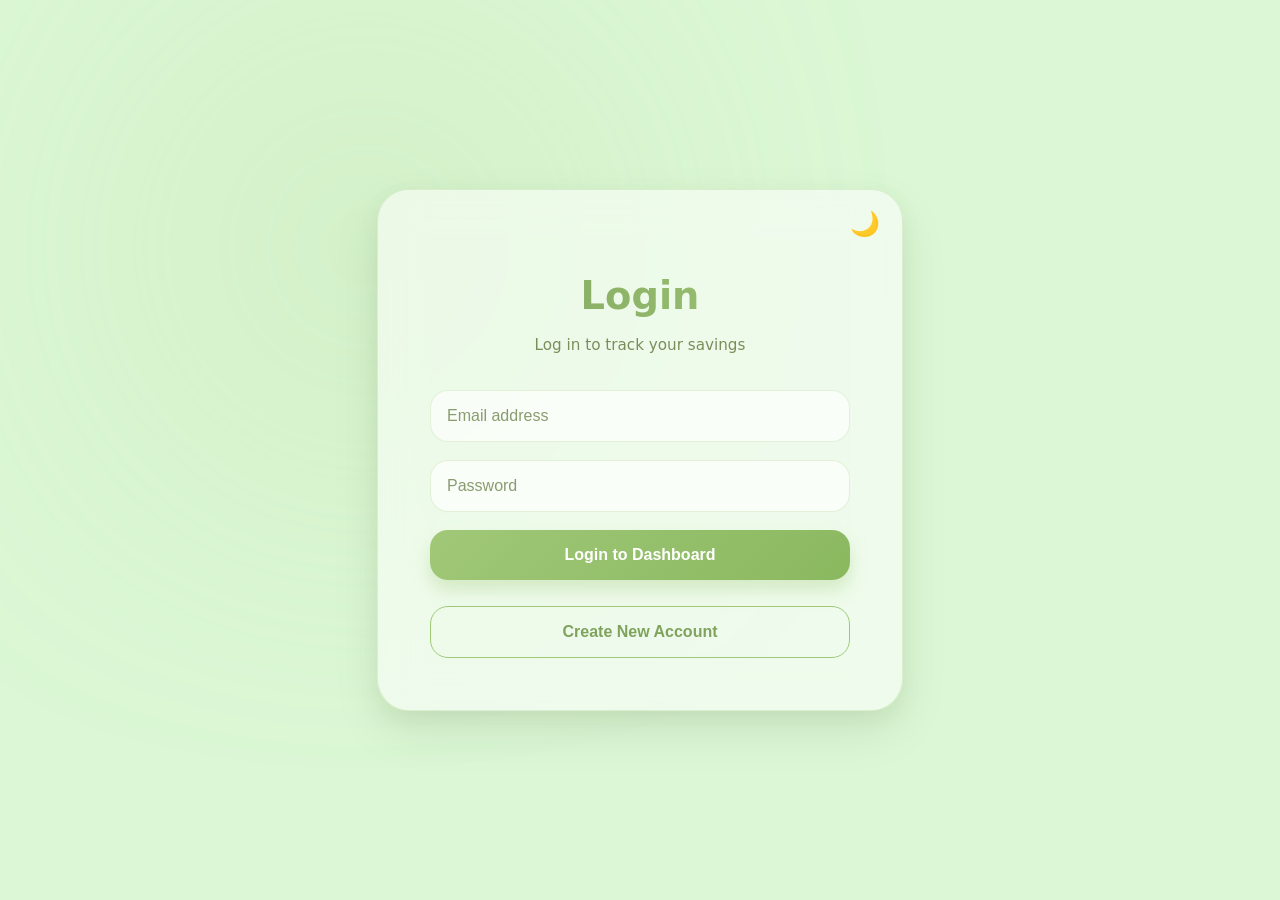
<file: index.html>
<!DOCTYPE html>
<html lang="en">
<head>
  <meta charset="UTF-8">
  <meta name="viewport" content="width=device-width, initial-scale=1.0">
  <title>IponTrack Login</title>
  <link rel="stylesheet" href="style.css">
</head>
<body>

  <div class="container">
    <button onclick="toggleDarkMode()" id="darkModeToggle" class="theme-toggle">🌙</button>
    
    <h2>Login</h2>
    <p class="subtitle">Log in to track your savings</p>

    <div class="form">
      <input id="email" type="email" placeholder="Email address">
      <input id="password" type="password" placeholder="Password">

      <button class="btn primary" onclick="login()">Login to Dashboard</button>
      <button class="btn outline" onclick="goRegister()">Create New Account</button>
    </div>
  </div>

  <script>
    (function() {
      const toggle = document.getElementById('darkModeToggle');
      if (localStorage.getItem('ipontrack-theme') === 'dark') {
        document.body.classList.add('dark');
        if (toggle) toggle.textContent = '☀️';
      }
    })();
    
    function toggleDarkMode() {
      const toggle = document.getElementById('darkModeToggle');
      const isDark = document.body.classList.toggle('dark');
      if (toggle) toggle.textContent = isDark ? '☀️' : '🌙';
      localStorage.setItem('ipontrack-theme', isDark ? 'dark' : 'light');
    }
  </script>
  <script src="app.js"></script>
</body>
</html>
</file>
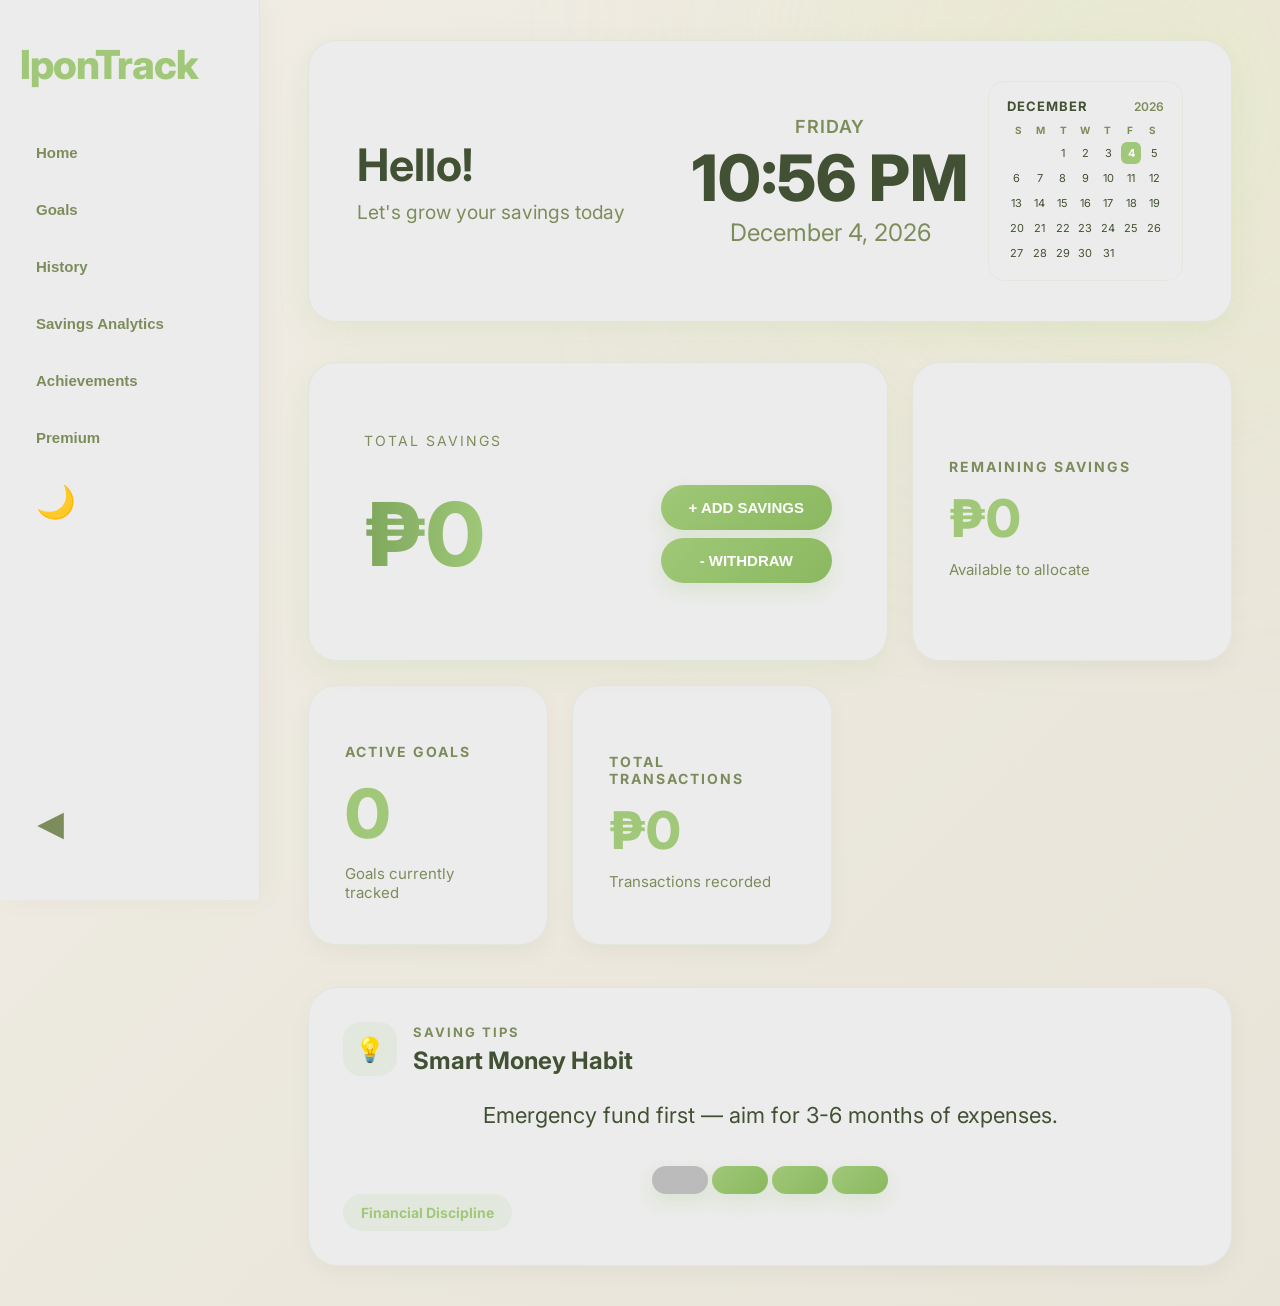
<file: dashboard.html>
<!DOCTYPE html>
<html lang="en">

<head>
  <meta charset="UTF-8">
  <title>IponTrack Dashboard</title>
  <link rel="stylesheet" href="dashboard.css">
</head>

<body>

  <div class="toast-container" id="toastContainer"></div>

  <div class="layout">

    <aside class="sidebar">
      <h2 class="logo">IponTrack</h2>

     <button onclick="showPanel('home')">Home</button>
<button onclick="showPanel('goals')">Goals</button>
<button onclick="showPanel('history')">History</button>
<button onclick="showPanel('analytics')">Savings Analytics</button>
<button onclick="showPanel('achievements')">Achievements</button>
<button onclick="showPanel('premium')">Premium</button>

      <button onclick="toggleDarkMode()" id="darkModeToggle" class="theme-toggle">🌙</button>
      <button class="logout-icon" onclick="logout()" title="Logout">◀</button>
    </aside>

    <main class="main">

      <!-- HOME -->
      <section id="home" class="panel">

        <!-- Greeting Card -->
        <div class="overview-card greeting-card">
          <div class="greeting-row">
            <div class="greeting-left">
              <p id="greetingMessage" class="greeting">Hello!</p>
              <p class="greeting-sub">Let's grow your savings today</p>
            </div>
            <div class="greeting-right">
              <div class="greeting-clock">
                <p class="clock-day" id="clockDay">Loading...</p>
                <h2 class="clock-time" id="clockTime">--:--</h2>
                <small class="clock-date" id="clockDate">Loading date...</small>
              </div>
              <div class="greeting-calendar" id="miniCalendar">
                <div class="cal-header">
                  <span class="cal-month" id="calMonth">May</span>
                  <span class="cal-year" id="calYear">2026</span>
                </div>
                <div class="cal-weekdays">
                  <span>S</span><span>M</span><span>T</span><span>W</span><span>T</span><span>F</span><span>S</span>
                </div>
                <div class="cal-days" id="calDays"></div>
              </div>
            </div>
          </div>
        </div>

        <div class="overview-row">
          <div class="overview-card">
            <p class="label">Total Savings</p>
            <div class="savings-row">
              <h1 id="totalSavings">₱0</h1>
              <div class="savings-buttons">
                <button onclick="openGeneralDeposit()" class="goal-add-btn">+ ADD SAVINGS</button>
                <button onclick="openWithdraw()" class="goal-delete-btn">- WITHDRAW</button>
              </div>
            </div>
          </div>
          <div class="remaining-card">
            <p class="remaining-label">REMAINING SAVINGS</p>
            <h2 class="remaining-amount" id="remainingBalance">₱0</h2>
            <small class="remaining-subtext">Available to allocate</small>
          </div>
          <div class="goals-card">
            <p class="goals-label">ACTIVE GOALS</p>
            <h2 class="goals-count" id="activeGoals">0</h2>
            <small class="goals-subtext">Goals currently tracked</small>
          </div>
          <div class="transactions-card">
            <p class="transactions-label">TOTAL TRANSACTIONS</p>
            <h2 class="transactions-total" id="totalTransactions">₱0</h2>
            <small class="transactions-subtext">Transactions recorded</small>
          </div>
        </div>

        <div class="tips-card">
          <div class="tips-header">
            <div class="tips-icon">💡</div>
            <div>
              <p class="tips-label">SAVING TIPS</p>
              <h3 class="tips-title">Smart Money Habit</h3>
            </div>
          </div>
          <p class="tips-text" id="tipsText">Emergency fund first — aim for 3-6 months of expenses.</p>
          <div class="tip-dots" id="tipDots"></div>
          <div class="tips-footer">
            <span class="tips-badge">Financial Discipline</span>
          </div>
        </div>

      </section>

      <!-- GOALS -->
      <section id="goals" class="panel hidden">
        <div class="goals-header">
          <h1>Your Goals</h1>
          <button onclick="openAddGoal()" class="primary-btn">+ Add Goal</button>
        </div>

        <div id="goalList"></div>
      </section>

      <!-- HISTORY --> 
      <section id="history" class="panel hidden">
        <h1>Transaction History</h1>
        <table class="history-table">
          <thead>
            <tr>
              <th>Goal</th>
              <th>Type</th>
              <th>Amount</th>
              <th>Date</th>
              <th>Action</th>
            </tr>
          </thead>
          <tbody id="historyList"></tbody>
        </table>
      </section>

      <!-- ANALYTICS -->
      <section id="analytics" class="panel hidden">
        <h1>Savings Analytics</h1>

        <!-- Summary Cards -->
        <div class="summary-row">
          <div class="summary-card">
            <p class="summary-label">TOTAL SAVINGS</p>
            <h3 id="analyticsTotalSavings">₱0</h3>
          </div>
          <div class="summary-card">
            <p class="summary-label">ALLOCATED</p>
            <h3 id="analyticsAllocated">₱0</h3>
          </div>
          <div class="summary-card">
            <p class="summary-label">REMAINING</p>
            <h3 id="analyticsRemaining">₱0</h3>
          </div>
          <div class="summary-card">
            <p class="summary-label">COMPLETED GOALS</p>
            <h3 id="analyticsCompleted">0</h3>
          </div>
        </div>

        <!-- Savings Trend -->
        <div class="analytics-card">
          <h2>Savings Trend</h2>
          <p class="analytics-subtitle">Last 7 days</p>
          <div class="bar-chart" id="savingsTrend"></div>
        </div>

        <!-- Goal Breakdown -->
        <div class="analytics-card">
          <h2>Goals Breakdown</h2>
          <p class="analytics-subtitle">How your savings are distributed</p>
          <div class="donut-container" id="goalBreakdown">
            <div class="donut-center">Goals</div>
          </div>
          <div class="donut-legend" id="donutLegend"></div>
        </div>
      </section>

      <!-- ACHIEVEMENTS -->
      <section id="achievements" class="panel hidden">
        <h1>Achievements</h1>
        <p style="color: var(--text-soft); margin-bottom: 24px;">Your completed goals and saving milestones</p>

        <div id="achievementsList"></div>
      </section>

      <!-- PREMIUM -->
      <section id="premium" class="panel hidden">
        <h1>Upgrade to Premium</h1>
        <p style="color: var(--text-soft); margin-bottom: 30px;">Unlock powerful features to supercharge your savings
          journey.</p>
        <div class="pricing-table">
          <div class="pricing-col">
            <div class="pricing-header free">
              <h2>Free</h2>
              <p class="pricing-price">₱0</p>
              <p class="pricing-sub">Forever</p>
            </div>
            <div class="pricing-features">
              <div class="pricing-feature"><span class="check">✓</span> Basic Savings Tracking</div>
              <div class="pricing-feature"><span class="check">✓</span> Up to 5 Goals</div>
              <div class="pricing-feature"><span class="check">✓</span> Transaction History</div>
              <div class="pricing-feature"><span class="check">✓</span> Savings Tips</div>
              <div class="pricing-feature"><span class="check">✓</span> Dark Mode</div>
              <div class="pricing-feature disabled"><span class="cross">✗</span> Advanced Analytics</div>
              <div class="pricing-feature disabled"><span class="cross">✗</span> Smart Predictions</div>
              <div class="pricing-feature disabled"><span class="cross">✗</span> Extended History</div>
              <div class="pricing-feature disabled"><span class="cross">✗</span> Priority Insights</div>
            </div>
            <div class="pricing-footer">
              <p class="current-plan">Current Plan</p>
            </div>
          </div>
          <div class="pricing-col featured">
            <div class="pricing-badge">⭐ RECOMMENDED</div>
            <div class="pricing-header premium">
              <h2>Premium</h2>
              <p class="pricing-price">₱299</p>
              <p class="pricing-sub">One-time payment</p>
            </div>
            <div class="pricing-features">
              <div class="pricing-feature"><span class="check">✓</span> Unlimited Goals</div>
              <div class="pricing-feature"><span class="check">✓</span> Advanced Analytics</div>
              <div class="pricing-feature"><span class="check">✓</span> Savings Tips</div>
              <div class="pricing-feature"><span class="check">✓</span> Smart Predictions</div>
              <div class="pricing-feature"><span class="check">✓</span> Extended History</div>
              <div class="pricing-feature"><span class="check">✓</span> Priority Insights</div>
              <div class="pricing-feature"><span class="check">✓</span> Data Export</div>
            </div>
            <div class="pricing-footer">
              <input id="activation_code" placeholder="Enter activation code" style="margin-bottom: 10px;">
              <button onclick="activate()">Activate Now</button>
              <p id="premiumStatus" style="margin-top: 8px;"> </p>
            </div>
          </div>
        </div>
      </section>

    </main>

  </div>

  <!-- DEPOSIT MODAL -->
  <div id="depositModal" class="modal hidden">
    <div class="modal-box">
      <h3>Add Savings</h3>
      <input id="amount" type="number" placeholder="Enter amount">
      <input type="hidden" id="depositGoalId">
      <div class="modal-actions">
        <button class="cancel-btn" onclick="closeDeposit()">Cancel</button>
        <button class="save-btn" onclick="deposit()">Save Savings</button>
      </div>
    </div>
  </div>

  <!-- GENERAL DEPOSIT MODAL -->
  <div id="generalDepositModal" class="modal hidden">
    <div class="modal-box">
      <h3>Add to Total Savings</h3>
      <input id="generalAmount" type="number" placeholder="Enter amount">
      <div class="modal-actions">
        <button class="cancel-btn" onclick="closeGeneralDeposit()">Cancel</button>
        <button class="save-btn" onclick="generalDeposit()">Save</button>
      </div>
    </div>
  </div>

  <!-- WITHDRAW MODAL -->
  <div id="withdrawModal" class="modal hidden">
    <div class="modal-box">
      <h3>Withdraw from Total Savings</h3>
      <input id="withdrawAmount" type="number" placeholder="Enter amount">
      <div class="modal-actions">
        <button class="cancel-btn" onclick="closeWithdraw()">Cancel</button>
        <button class="save-btn" onclick="withdraw()" style="background: var(--danger);">Withdraw</button>
      </div>
    </div>
  </div>

  <!-- GOAL WITHDRAW MODAL -->
  <div id="goalWithdrawModal" class="modal hidden">
    <div class="modal-box">
      <h3>Withdraw from Goal</h3>
      <input id="goalWithdrawAmount" type="number" placeholder="Enter amount">
      <input type="hidden" id="withdrawGoalId">
      <div class="modal-actions">
        <button class="cancel-btn" onclick="closeGoalWithdraw()">Cancel</button>
        <button class="save-btn" onclick="goalWithdraw()">Withdraw</button>
      </div>
    </div>
  </div>

  <!-- CONFIRMATION MODAL -->
  <div id="confirmModal" class="modal hidden" role="dialog" aria-modal="true">
    <div class="modal-box confirm-box">
      <div class="confirm-icon">⚠️</div>
      <h3 id="confirmTitle">Are you sure?</h3>
      <p id="confirmMessage">This action cannot be undone.</p>
      <div class="modal-actions">
        <button class="cancel-btn" onclick="closeConfirm()">Cancel</button>
        <button class="save-btn" onclick="executeConfirm()" style="background: var(--danger);">Yes</button>
      </div>
    </div>
  </div>

  <!-- ADD GOAL MODAL -->
  <div id="addGoalModal" class="modal hidden">
    <div class="modal-box">
      <h3>Create New Goal</h3>
      <input id="goalName" type="text" placeholder="What are you saving for?">
      <input id="goalAmount" type="number" placeholder="How much does it cost? (₱)">
      <div class="goal-deadline">
        <label>When do you want to reach it?</label>
        <div class="deadline-inputs">
          <input id="goalDeadlineNum" type="number" placeholder="Number" min="1" value="1">
          <select id="goalDeadlineUnit">
            <option value="weeks">Weeks</option>
            <option value="months">Months</option>
          </select>
        </div>
        <p class="deadline-preview" id="deadlinePreview">Target: 1 week from now</p>
      </div>
      <div class="modal-actions">
        <button class="cancel-btn" onclick="closeAddGoal()">Cancel</button>
        <button class="save-btn" onclick="addGoal()">Create Goal</button>
      </div>
    </div>
  </div>

  <script src="app.js"></script>

</body>

</html>
</file>
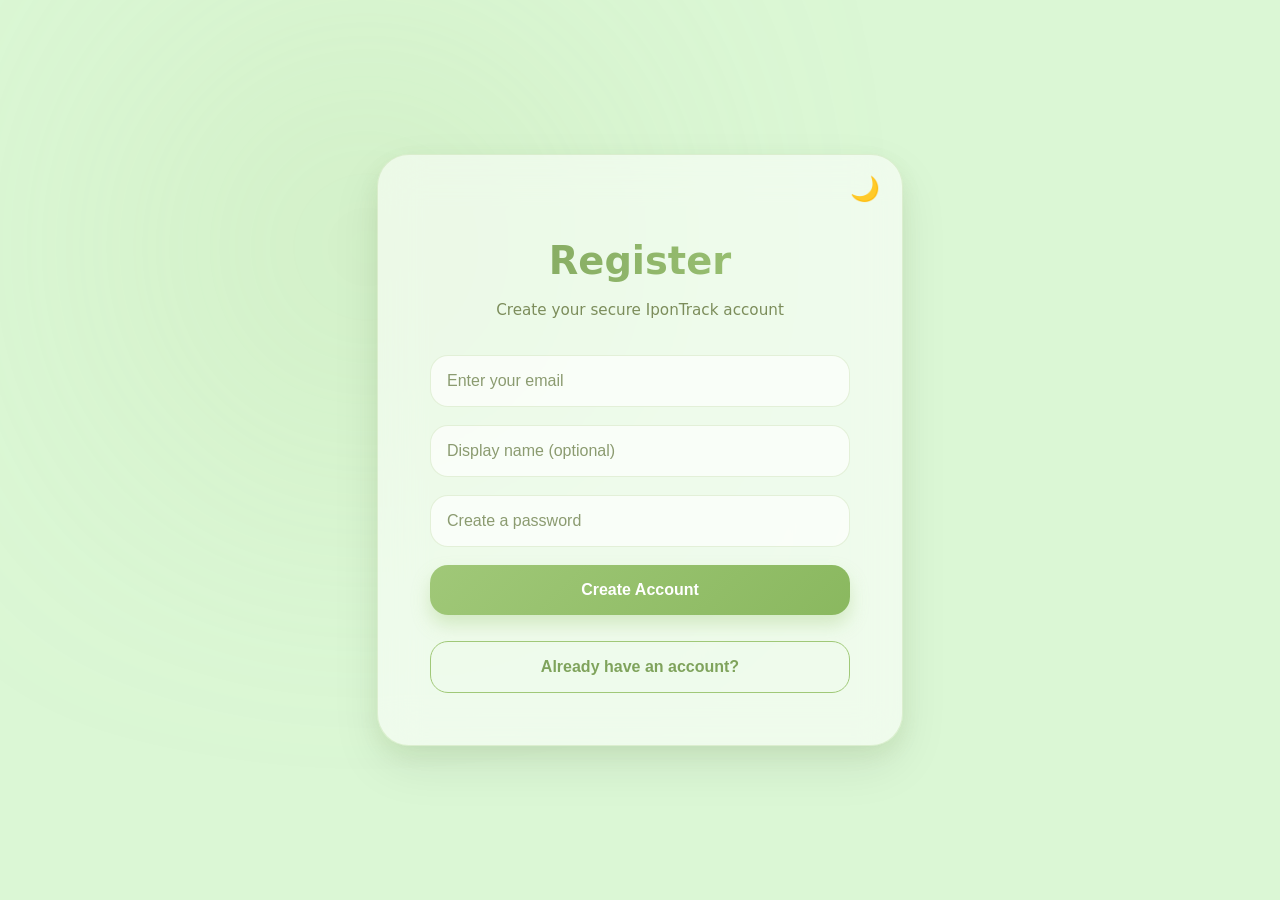
<file: register.html>
<!DOCTYPE html>
<html lang="en">
<head>
  <meta charset="UTF-8">
  <meta name="viewport" content="width=device-width, initial-scale=1.0">
  <title>Register - IponTrack</title>
  <link rel="stylesheet" href="style.css">
</head>
<body>

  <div class="container">
    <button onclick="toggleDarkMode()" id="darkModeToggle" class="theme-toggle">🌙</button>
    
    <h2>Register</h2>
    <p class="subtitle">Create your secure IponTrack account</p>

    <div class="form">
      <input id="regEmail" type="email" placeholder="Enter your email">
      <input id="regDisplayName" type="text" placeholder="Display name (optional)">
      <input id="regPassword" type="password" placeholder="Create a password">

      <button class="btn primary" onclick="register()">Create Account</button>
      <button class="btn outline" onclick="goLogin()">Already have an account?</button>
    </div>
  </div>

  <script>
    (function() {
      const toggle = document.getElementById('darkModeToggle');
      if (localStorage.getItem('ipontrack-theme') === 'dark') {
        document.body.classList.add('dark');
        if (toggle) toggle.textContent = '☀️';
      }
    })();
    
    function toggleDarkMode() {
      const toggle = document.getElementById('darkModeToggle');
      const isDark = document.body.classList.toggle('dark');
      if (toggle) toggle.textContent = isDark ? '☀️' : '🌙';
      localStorage.setItem('ipontrack-theme', isDark ? 'dark' : 'light');
    }
  </script>
  <script src="app.js"></script>
</body>
</html>
</file>
<file: style.css>
:root {

  /* Soft Green / Cream Palette */

  --primary-green: #A0C878;
  --light-green: #DDEB9D;

  --cream: #FAF6E9;
  --soft-white: #FFFDF6;

  --bg-gradient: linear-gradient(
    135deg,
    #FFFDF6 0%,
    #FAF6E9 100%
  );

  --glass-bg: rgba(255, 255, 255, 0.55);

  --glass-border: rgba(160, 200, 120, 0.25);

  --text-dark: #4a5a32;

  --shadow-soft: rgba(160, 200, 120, 0.18);
}

body {
  margin: 0;
  font-family: 'Inter', system-ui, -apple-system, sans-serif;

   background: #dbf7d5; 

  display: flex;
  justify-content: center;
  align-items: center;

  height: 100vh;

  color: var(--text-dark);

  overflow: hidden;
}

/* Background Glow */
body::before {
  content: "";

  position: absolute;

  width: 350px;
  height: 350px;

  background: var(--primary-green);

  filter: blur(160px);

  border-radius: 50%;

  z-index: -1;

  top: 8%;
  left: 15%;

  opacity: 0.35;
}

/* Main Card */
.container {
  position: relative;
  width: 100%;
  max-width: 420px;

  background: var(--glass-bg);

  backdrop-filter: blur(22px);

  padding: 52px;

  border-radius: 32px;

  border: 1px solid var(--glass-border);

  box-shadow:
    0 20px 50px rgba(0,0,0,0.08),
    0 8px 20px var(--shadow-soft);

  text-align: center;

  animation: fadeUp 0.7s ease;
}

/* Title */
h2 {
  font-size: 2.4rem;

  font-weight: 800;

  margin-bottom: 8px;

  background: linear-gradient(
    to right,
    #7fa35c,
    #a0c878
  );

  -webkit-background-clip: text;
  -webkit-text-fill-color: transparent;
}

/* Subtitle */
.subtitle {
  color: #7c8d5b;

  margin-bottom: 34px;

  font-size: 0.95rem;

  line-height: 1.5;
}

/* Form */
.form {
  display: flex;
  flex-direction: column;
  gap: 18px;
}

/* Inputs */
input {
  padding: 16px;

  border-radius: 18px;

  border: 1px solid var(--glass-border);

  background: rgba(255,255,255,0.65);

  color: var(--text-dark);

  font-size: 1rem;

  transition: all 0.3s ease;
}

input::placeholder {
  color: #8b9b70;
}

input:focus {
  outline: none;

  background: rgba(255,255,255,0.9);

  border-color: var(--primary-green);

  box-shadow:
    0 0 0 4px rgba(160, 200, 120, 0.18);

  transform: translateY(-1px);
}

/* Goal Analytics */
.goal-analytics {
  display: flex;
  gap: 10px;
  margin-top: 10px;
}

.mini-card {
  background: rgba(255,255,255,0.75);

  padding: 10px;

  border-radius: 10px;

  flex: 1;

  text-align: center;

  border: 1px solid rgba(160, 200, 120, 0.18);
}

.mini-card small {
  color: #7c8d5b;
}

/* Buttons */
.btn {
  padding: 16px;

  border-radius: 18px;

  font-size: 1rem;

  font-weight: 700;

  cursor: pointer;

  transition: all 0.3s cubic-bezier(0.4, 0, 0.2, 1);

  border: none;
}

/* Primary Button */
.primary {
  background: linear-gradient(
    135deg,
    #A0C878,
    #8ab85f
  );

  color: white;

  box-shadow:
    0 10px 18px rgba(160, 200, 120, 0.35);
}

.primary:hover {
  transform: translateY(-3px);

  box-shadow:
    0 20px 30px rgba(160, 200, 120, 0.4);

  filter: brightness(1.03);
}

/* Outline Button */
.outline {
  background: transparent;

  color: #7fa35c;

  border: 1px solid #A0C878;

  margin-top: 8px;
}

.outline:hover {
  background: rgba(160, 200, 120, 0.08);
}

/* Small Animation */
@keyframes fadeUp {

  from {
    opacity: 0;
    transform: translateY(20px);
  }

  to {
    opacity: 1;
    transform: translateY(0);
  }
}

/* ============================================= */
/* DARK MODE (Login/Register) */
/* ============================================= */
body.dark {
  background: #313131;
}

body.dark::before {
  background: #2a2a2a;
  opacity: 0.25;
}

body.dark .container {
  background: rgba(30, 30, 30, 0.8);
}

body.dark input {
  background: rgba(40, 40, 40, 0.7);
  color: #e0e0e0;
  border-color: rgba(255, 255, 255, 0.1);
}

body.dark input::placeholder {
  color: #888;
}

body.dark .subtitle {
  color: #aaa;
}

body.dark .mini-card {
  background: rgba(30, 30, 30, 0.7);
}

body.dark .mini-card small {
  color: #aaa;
}

.theme-toggle {
  position: absolute;
  top: 16px;
  right: 16px;
  background: none;
  border: none;
  font-size: 1.5rem;
  cursor: pointer;
  padding: 6px;
  border-radius: 50%;
  transition: 0.3s ease;
  line-height: 1;
}

.theme-toggle:hover {
  background: rgba(160, 200, 120, 0.1);
  transform: scale(1.1);
}
</file>
<file: dashboard.css>
@import url('https://fonts.googleapis.com/css2?family=Inter:wght@300;400;600;800&display=swap');

:root {
  --bg-main: rgb(107, 107, 107);
  --bg-soft: #FAF6E9;
  --primary: #A0C878;
  --primary-hover: #8bb364;
  --light-green: #DDEB9D;
  --text-dark: #425133;
  --text-soft: #7c8d5b;
  --card-bg: rgb(236, 236, 236);
  --glass-border: rgba(160, 200, 120, 0.18);
  --danger: #e76f51;
  --shadow-soft: 0 10px 30px rgba(160,200,120,0.15);
  --shadow-hover: 0 18px 40px rgba(160,200,120,0.22);
  --sidebar-width: 260px;
}

* {
  box-sizing: border-box;
}

/* BODY */
body {
  margin: 0;
  font-family: 'Inter', sans-serif;
  background: linear-gradient(135deg, #F0EDE5 0%, #E8E4D8 100%);
  color: var(--text-dark);
  overflow-x: hidden;
}

/* SOFT GLOW */
body::before {
  content: "";
  position: fixed;
  width: 400px;
  height: 400px;
  background: #DDEB9D;
  filter: blur(170px);
  opacity: 0.45;
  top: -100px;
  right: -50px;
  z-index: -1;
}

/* LAYOUT */
.layout {
  display: flex;
  min-height: 100vh;
}

/* HAMBURGER MENU BUTTON */
.hamburger {
  display: none;
  position: fixed;
  top: 16px;
  left: 16px;
  z-index: 1000;
  background: rgba(255,255,255,0.85);
  backdrop-filter: blur(10px);
  border: 1px solid var(--glass-border);
  border-radius: 12px;
  width: 44px;
  height: 44px;
  cursor: pointer;
  font-size: 1.4rem;
  color: var(--text-dark);
  align-items: center;
  justify-content: center;
  box-shadow: 0 4px 12px rgba(0,0,0,0.06);
}

/* SIDEBAR OVERLAY (mobile) */
.sidebar-overlay {
  display: none;
  position: fixed;
  top: 0;
  left: 0;
  width: 100%;
  height: 100%;
  background: rgba(0,0,0,0.3);
  z-index: 998;
}

/* SIDEBAR */
.sidebar {
  width: var(--sidebar-width);
  background: var(--card-bg);
  backdrop-filter: blur(20px);
  padding: 40px 20px;
  display: flex;
  flex-direction: column;
  position: fixed;
  height: 100vh;
  border-right: 1px solid var(--glass-border);
  box-shadow: 5px 0 30px rgba(0,0,0,0.03);
  z-index: 999;
  transition: transform 0.3s ease;
}

.sidebar .theme-toggle {
  font-size: 2rem !important;
}

/* LOGO */
.logo {
  font-size: 2rem;
  font-weight: 800;
  margin-bottom: 45px;
  color: var(--primary);
  letter-spacing: -1px;
}

/* SIDEBAR BUTTONS */
.sidebar button {
  margin: 6px 0;
  padding: 14px 16px;
  background: transparent;
  border: none;
  color: var(--text-soft);
  cursor: pointer;
  border-radius: 14px;
  font-size: 15px;
  font-weight: 600;
  transition: all 0.25s ease;
  text-align: left;
}

.sidebar button:hover {
  background: rgba(160,200,120,0.12);
  color: var(--text-dark);
  transform: translateX(4px);
}

/* LOGOUT */
.logout {
  margin-top: auto !important;
  color: var(--danger) !important;
}

/* MAIN */
.main {
  flex: 1;
  margin-left: var(--sidebar-width);
  padding: 40px 48px;
}

/* PANELS */
.panel {
  max-width: 100%;
  animation: fadeUp 0.45s ease;
}

/* OVERVIEW CARD */
.overview-card {
   background: var(--card-bg);
  backdrop-filter: blur(18px);
  padding: 55px;
  border-radius: 28px;
  max-width: 100%;
  border: 1px solid var(--glass-border);
  box-shadow: var(--shadow-soft);
  transition: 0.3s ease;
}

.overview-card:hover {
  transform: translateY(-3px);
  box-shadow: var(--shadow-hover);
}

/* LABEL */
.overview-card .label {
  color: var(--text-soft);
  font-size: 14px;
  letter-spacing: 2px;
  text-transform: uppercase;
}

/* MONEY */
.overview-card h1 {
  font-size: clamp(51px, 10vw, 88px);
  margin: 18px 0;
  font-weight: 800;
  background: linear-gradient(90deg, #7ea75d, #A0C878);
  -webkit-background-clip: text;
  -webkit-text-fill-color: transparent;
  background-clip: text;
}

/* BUTTONS */
.primary-btn,
.panel button {
  padding: 14px 28px;
  background: linear-gradient(135deg, #A0C878, #8ab85f);
  border: none;
  border-radius: 50px;
  color: white;
  font-weight: 700;
  cursor: pointer;
  transition: all 0.25s ease;
  box-shadow: 0 8px 20px rgba(160,200,120,0.22);
  font-size: 15px;
}

.primary-btn:hover,
.panel button:hover {
  transform: translateY(-2px);
  filter: brightness(1.03);
  box-shadow: 0 14px 28px rgba(160,200,120,0.3);
}

/* INPUTS */
input {
  padding: 14px 16px;
  border-radius: 16px;
  border: 1px solid var(--glass-border);
  background: rgba(255,255,255,0.75);
  color: var(--text-dark);
  width: 100%;
  max-width: 420px;
  margin-bottom: 12px;
  font-size: 15px;
  transition: 0.25s ease;
}

input::placeholder {
  color: #8ca16f;
}

input:focus {
  outline: none;
  border-color: var(--primary);
  box-shadow: 0 0 0 4px rgba(160,200,120,0.15);
  transform: translateY(-1px);
}

/* GOAL CARDS */
.goal-card,
.progress-card {
  background: rgba(255, 255, 255, 0.4);
  backdrop-filter: blur(15px);
  padding: 22px;
  border-radius: 22px;
  margin-top: 16px;
  border: 1px solid var(--glass-border);
  box-shadow: 0 8px 24px rgba(0,0,0,0.04);
  transition: 0.25s ease;
}

.goal-card:hover,
.progress-card:hover {
  transform: translateY(-3px);
  box-shadow: 0 14px 30px rgba(0,0,0,0.06);
}

/* ANALYTICS */
.goal-analytics {
  display: flex;
  gap: 14px;
  margin-top: 18px;
  flex-wrap: wrap;
}

.mini-card {
  flex: 1;
  min-width: 120px;
  background: rgba(255,255,255,0.8);
  padding: 14px;
  border-radius: 14px;
  text-align: center;
  border: 1px solid rgba(160,200,120,0.12);
}

.mini-card small {
  color: var(--text-soft);
  display: block;
  margin-bottom: 4px;
}

/* PROGRESS */
.progress-title {
  margin-top: 40px;
  margin-bottom: 20px;
}

.remaining {
  color: var(--text-soft);
}

.progress-bar {
  width: 100%;
  height: 12px;
  background: #edf3d0;
  border-radius: 12px;
  margin-top: 15px;
  overflow: hidden;
}

.progress-fill {
  height: 100%;
  background: linear-gradient(90deg, #A0C878, #c3df8c);
  border-radius: 12px;
  animation: growBar 1s ease;
}

/* DELETE BUTTON (for goals/transactions) */
.delete-btn {
  min-width: 120px;
  background: var(--danger);
  color: white;
  border: none;
  padding: 10px 16px;
  border-radius: 12px;
  font-size: 14px;
  font-weight: 600;
  cursor: pointer;
  transition: 0.25s ease;
}

.delete-btn:hover {
  background: #d85d3f;
  transform: translateY(-1px);
}

/* TABLE */
.history-table {
  width: 100%;
  border-collapse: separate;
  border-spacing: 0;
  overflow: hidden;
  border-radius: 24px;
  background: rgba(255,255,255,0.4);
  box-shadow: 0 8px 24px rgba(0,0,0,0.04);
}

.history-table thead {
  background: rgba(160,200,120,0.12);
}

.history-table th {
  padding: 22px;
  text-align: center;
  font-size: 18px;
  color: #425133;
  font-weight: 700;
}

.history-table td {
  padding: 26px 22px;
  text-align: center;
  font-size: 18px;
  color: #4f5f3c;
  border-top: 1px solid rgba(160,200,120,0.08);
}

.history-table tbody tr:hover {
  background: rgba(160,200,120,0.04);
}

/* MODAL */
.modal {
  position: fixed;
  top: 0;
  left: 0;
  width: 100%;
  height: 100%;
  background: rgba(0,0,0,0.28);
  backdrop-filter: blur(5px);
  display: flex;
  justify-content: center;
  align-items: center;
  z-index: 2000;
}

.modal-box {
  background: rgba(255,255,255,0.92);
  padding: 28px;
  border-radius: 24px;
  min-width: 320px;
  max-width: 90vw;
  border: 1px solid var(--glass-border);
  box-shadow: 0 18px 40px rgba(0,0,0,0.08);
}

.modal-box h3 {
  margin-top: 0;
}

.modal-box input {
  width: 100%;
  box-sizing: border-box;
  padding: 18px 20px;
  border-radius: 18px;
  border: 1px solid rgba(160,200,120,0.18);
  background: rgba(255,255,255,0.82);
  font-size: 17px;
  color: #425133;
  margin-bottom: 26px;
  outline: none;
  max-width: 100%;
}

.modal-box input:focus {
  border-color: #A0C878;
  box-shadow: 0 0 0 4px rgba(160,200,120,0.12);
}

/* MODAL BUTTON ROW */
.modal-actions {
  display: flex;
  justify-content: center;
  gap: 12px;
  margin-top: 10px;
  flex-wrap: wrap;
}

/* SAVE BUTTON */
.save-btn {
  background: linear-gradient(135deg, #A0C878, #8bb364);
  color: white;
  border: none;
  padding: 14px 24px;
  border-radius: 50px;
  font-weight: 700;
  font-size: 15px;
  cursor: pointer;
}

/* CANCEL BUTTON */
.cancel-btn {
  background: rgba(160,200,120,0.08);
  border: 1px solid rgba(160,200,120,0.18);
  color: #6e8452;
  padding: 14px 22px;
  border-radius: 50px;
  font-weight: 600;
  font-size: 15px;
  cursor: pointer;
}

/* EMPTY STATE */
.empty-state {
  text-align: center;
  padding: 40px 20px;
  color: var(--text-soft);
}

.empty-state .empty-icon {
  font-size: 3rem;
  margin-bottom: 12px;
}

.empty-state p {
  margin: 4px 0;
  font-size: 0.95rem;
}

/* LOADING SKELETON */
.skeleton {
  background: linear-gradient(90deg, rgba(160,200,120,0.08) 25%, rgba(160,200,120,0.15) 50%, rgba(160,200,120,0.08) 75%);
  background-size: 200% 100%;
  animation: shimmer 1.5s infinite;
  border-radius: 12px;
}

/* ERROR BANNER */
.error-banner {
  background: rgba(231, 111, 81, 0.1);
  border: 1px solid rgba(231, 111, 81, 0.3);
  color: var(--danger);
  padding: 14px 18px;
  border-radius: 14px;
  margin-bottom: 16px;
  display: none;
}

.error-banner.visible {
  display: block;
}

/* HIDDEN */
.hidden {
  display: none !important;
}

/* ANIMATIONS */
@keyframes fadeUp {
  from {
    opacity: 0;
    transform: translateY(15px);
  }
  to {
    opacity: 1;
    transform: translateY(0);
  }
}

@keyframes growBar {
  from { width: 0; }
}

@keyframes shimmer {
  0% { background-position: -200% 0; }
  100% { background-position: 200% 0; }
}

/* ============================================= */
/* RESPONSIVE BREAKPOINTS */
/* ============================================= */

/* Tablet (≤1024px) */
@media (max-width: 1024px) {
  .hamburger {
    display: flex;
  }

  .sidebar {
    transform: translateX(-100%);
  }

  .sidebar.open {
    transform: translateX(0);
  }

  .sidebar-overlay.active {
    display: block;
  }

  .main {
    margin-left: 0;
    padding: 70px 24px 40px;
  }

  .overview-card {
    padding: 36px;
  }

  .overview-card h1 {
    font-size: 48px;
  }

  .history-table th,
  .history-table td {
    padding: 14px 12px;
    font-size: 14px;
  }
}

/* Mobile (≤640px) */
@media (max-width: 640px) {
  .main {
    padding: 64px 16px 32px;
  }

  .overview-card {
    padding: 28px 20px;
    border-radius: 20px;
  }

  .overview-card h1 {
    font-size: 36px;
  }

  .panel {
    max-width: 100%;
  }

  .modal-box {
    min-width: auto;
    width: 90vw;
    padding: 20px;
  }

  .history-table {
    display: block;
    overflow-x: auto;
    -webkit-overflow-scrolling: touch;
  }

  .history-table th,
  .history-table td {
    padding: 12px 10px;
    font-size: 13px;
    white-space: nowrap;
  }

  input {
    max-width: 100%;
  }
}

/* ============================================= */
/* DARK MODE */
/* ============================================= */
body.dark {
  --bg-main: #121212;
  --bg-soft: #1e1e1e;
  --text-dark: #e0e0e0;
  --text-soft: #a0a0a0;
  --card-bg: rgba(30, 30, 30, 0.75);
  --glass-border: rgba(255, 255, 255, 0.08);
  --shadow-soft: 0 10px 30px rgba(0,0,0,0.4);
  --shadow-hover: 0 18px 40px rgba(0,0,0,0.5);
  background: #121212;
}

body.dark::before {
  background: #2a2a2a;
  opacity: 0.3;
}

body.dark .sidebar {
  background: rgba(20, 20, 20, 0.85);
}

body.dark input {
  background: rgba(40, 40, 40, 0.7);
  color: #e0e0e0;
  border-color: rgba(255, 255, 255, 0.1);
}

body.dark input::placeholder {
  color: #888;
}

body.dark .history-table {
  background: rgba(30, 30, 30, 0.7);
}

body.dark .history-table thead {
  background: rgba(255, 255, 255, 0.04);
}

body.dark .history-table td {
  color: #ccc;
  border-top: 1px solid rgba(255, 255, 255, 0.05);
}

body.dark .history-table tbody tr:hover {
  background: rgba(255, 255, 255, 0.03);
}

body.dark .goal-card,
body.dark .progress-card,
body.dark .overview-card {
  background: rgba(30, 30, 30, 0.7);
}

body.dark .goals-card,
body.dark .transactions-card,
body.dark .clock-card,
body.dark .tips-card,
body.dark .remaining-card {
  background: rgba(30, 30, 30, 0.7);
}

body.dark .tips-icon {
  background: rgba(160, 200, 120, 0.08);
}

body.dark .tips-badge {
  background: rgba(160, 200, 120, 0.1);
  color: #A0C878;
}

body.dark .prediction-select {
  background: rgba(30, 30, 30, 0.9);
  border-color: rgba(255, 255, 255, 0.1);
}

body.dark .goal-add-btn {
  background: #A0C878;
  color: #121212;
}

body.dark .modal-box {
  background: rgba(24, 24, 24, 0.95);
  color: #e0e0e0;
}

body.dark .modal-box input {
  background: rgba(40, 40, 40, 0.8);
  color: #e0e0e0;
}

body.dark .cancel-btn {
  background: rgba(255, 255, 255, 0.05);
  color: #aaa;
  border-color: rgba(255, 255, 255, 0.1);
}

body.dark .mini-card {
  background: rgba(30, 30, 30, 0.7);
}

body.dark .progress-bar {
  background: #333;
}

body.dark .sidebar button:hover {
  background: rgba(255, 255, 255, 0.05);
}

body.dark .hamburger {
  background: rgba(20, 20, 20, 0.9);
  color: #e0e0e0;
}

body.dark .tip-dot {
  background: #3a3a3a;
}

body.dark .tip-dot.active {
  background: #777;
}

body.dark .greeting-calendar {
  background: transparent;
  border-color: rgba(255, 255, 255, 0.06);
}

/* ============================================= */
/* HOME PANEL ENHANCEMENTS */
/* ============================================= */

/* Home cards layout */
#home {
  display: flex;
  flex-direction: column;
  gap: 20px;
  max-width: 100%;
}

/* Greeting Card */
.greeting-card {
  padding: 40px 48px !important;
  max-width: 100% !important;
  margin-bottom: 20px !important;
   background: var(--card-bg) !important;
}

.greeting {
  font-size: 2.8rem;
  font-weight: 700;
  color: var(--text-dark);
  margin: 0 0 8px 0;
  animation: fadeUp 0.6s ease;
}

.greeting-sub {
  font-size: 1.2rem;
  color: var(--text-soft);
  margin: 0;
}

/* Savings Card */
.savings-card {
  padding: 48px 52px !important;
  max-width: 100% !important;
}

.savings-card h1 {
  font-size: clamp(48px, 8vw, 80px) !important;
  
}

/* SAVINGS TIPS CARD */

.tips-card {

  background: var(--card-bg);

  border:
    1px solid rgba(160,200,120,0.14);

  border-radius: 30px;

  padding: 34px;

  box-shadow:
    0 8px 24px rgba(0,0,0,0.04);

  margin-top: 22px;

  max-width: 100%;
}

/* HEADER */

.tips-header {

  display: flex;

  align-items: center;

  gap: 16px;

  margin-bottom: 22px;
}

/* ICON */

.tips-icon {

  width: 54px;

  height: 54px;

  border-radius: 18px;

  background:
    rgba(160,200,120,0.12);

  display: flex;

  align-items: center;

  justify-content: center;

  font-size: 24px;
}

/* LABEL */

.tips-label {

  margin: 0;

  color: var(--text-soft);

  font-size: 13px;

  letter-spacing: 2px;

  font-weight: 700;
}

/* TITLE */

.tips-title {

  margin: 6px 0 0 0;

  color: var(--text-dark);

  font-size: 24px;

  font-weight: 700;
}

/* MAIN TEXT */

.tips-text {

  color: var(--text-dark);

  font-size: 22px;

  line-height: 1.6;

  margin: 0 0 28px 0;

  max-width: 100%;

  text-align: center;
}

/* FOOTER */

.tips-footer {

  display: flex;

  justify-content: flex-start;
}

/* BADGE */

.tips-badge {

  background:
    rgba(160,200,120,0.12);

  color: #A0C878;

  padding: 10px 18px;

  border-radius: 50px;

  font-size: 14px;

  font-weight: 700;
}
/* SIDEBAR BRAND */

.sidebar-brand {

  display: flex;

  align-items: center;

  gap: 14px;

  margin-bottom: 45px;
}

/* LOGO IMAGE */

.sidebar-logo {

  width: 58px;

  height: 58px;

  object-fit: cover;

  border-radius: 18px;

  border:
    1px solid rgba(160,200,120,0.18);

  box-shadow:
    0 6px 18px rgba(0,0,0,0.05);
}

/* TEXT LOGO */

.logo {

  margin: 0;

  font-size: 2.5rem;

  font-weight: 800;

  color: var(--primary);
  
   margin-bottom: 35px;
}

/* REAL TIME CLOCK CARD */

.clock-card {

  margin-top: 28px;

  width: 320px;

  background: var(--card-bg);

  backdrop-filter: blur(14px);

  border:
    1px solid rgba(160,200,120,0.14);

  border-radius: 26px;

  padding: 26px;

  box-shadow:
    0 8px 24px rgba(0,0,0,0.04);
}

/* DAY */

.clock-day {

  margin: 0;

  font-size: 15px;

  color: var(--text-soft);

  font-weight: 600;

  letter-spacing: 1px;

  text-transform: uppercase;
}

/* TIME */

.clock-time {

  margin: 10px 0;

  font-size: 42px;

  color: var(--text-dark);

  font-weight: 800;
}

/* DATE */

.clock-date {

  color: var(--text-soft);

  font-size: 15px;
}

/* OVERVIEW HORIZONTAL ROW */
.overview-row {
  display: flex;
  gap: 20px;
  align-items: stretch;
  flex-wrap: wrap;
}

/* OVERVIEW CARD IN ROW */
.overview-row .overview-card {
  flex: 2 !important;
  min-width: 400px !important;
  display: flex;
  flex-direction: column;
  justify-content: center;
}
  


/* CLOCK CARD */

.clock-card {

  width: 320px;

  min-height: 260px;

  box-sizing: border-box;

  display: flex;

  flex-direction: column;

  justify-content: center;

  background: var(--card-bg);

  border:
    1px solid rgba(160,200,120,0.14);

  border-radius: 28px;

  padding: 36px;

  box-shadow:
    0 8px 24px rgba(0,0,0,0.04);
}

.clock-day {

  margin-bottom: 12px;
}

.clock-time {

  margin: 0 0 14px 0;
}

/* OVERVIEW ROW */

.overview-row {

  display: flex;

  gap: 24px;

  align-items: stretch;
}

/* BOTH CARDS SAME HEIGHT */

.overview-card,
.clock-card {

  min-height: 260px;

  box-sizing: border-box;
}

/* CLOCK CARD LAYOUT */

.clock-card {

  width: 280px;

  display: flex;

  flex-direction: column;

  justify-content: center;
}

.clock-card {

  margin-bottom: 0;
}

.overview-card {

  margin-bottom: 0;
}

/* ACTIVE GOALS CARD */

.goals-card {

  width: 240px;

  min-height: 260px;

  box-sizing: border-box;

  display: flex;

  flex-direction: column;

  justify-content: center;

  background: var(--card-bg);

  border:
    1px solid rgba(160,200,120,0.14);

  border-radius: 28px;

  padding: 36px;

  box-shadow:
    0 8px 24px rgba(0,0,0,0.04);
}

/* LABEL */

.goals-label {

  font-size: 14px;

  letter-spacing: 2px;

  color: var(--text-soft);

  font-weight: 700;

  margin-bottom: 12px;
}

/* NUMBER */

.goals-count {

  font-size: 68px;

  margin: 0;

  color: #A0C878;

  font-weight: 800;
}

/* SUBTEXT */

.goals-subtext {

  margin-top: 10px;

  color: var(--text-soft);

  font-size: 15px;
}

/* TOTAL TRANSACTIONS CARD */

.transactions-card {

  width: 260px;

  min-height: 260px;

  box-sizing: border-box;

  display: flex;

  flex-direction: column;

  justify-content: center;

  background: var(--card-bg);

  border:
    1px solid rgba(160,200,120,0.14);

  border-radius: 28px;

  padding: 36px;

  box-shadow:
    0 8px 24px rgba(0,0,0,0.04);
}

/* LABEL */

.transactions-label {

  font-size: 14px;

  letter-spacing: 2px;

  color: var(--text-soft);

  font-weight: 700;

  margin-bottom: 12px;
}

/* AMOUNT */

.transactions-total {

  font-size: 52px;

  margin: 0;

  color: #A0C878;

  font-weight: 800;
}

/* SUBTEXT */

.transactions-subtext {

  margin-top: 10px;

  color: var(--text-soft);

  font-size: 15px;
}

/* TIPS TEXT ANIMATION */

.tips-text {

  position: relative;

  overflow: hidden;

  min-height: 40px;
}

/* SLIDE ANIMATION */

.tip-slide-out {

  animation:
    slideOutLeft 0.45s ease forwards;
}

.tip-slide-in {

  animation:
    slideInRight 0.45s ease forwards;
}

/* OUT */

@keyframes slideOutLeft {

  from {

    opacity: 1;

    transform: translateX(0);
  }

  to {

    opacity: 0;

    transform: translateX(-40px);
  }
}

/* IN */

@keyframes slideInRight {

  from {

    opacity: 0;

    transform: translateX(40px);
  }

  to {

    opacity: 1;

    transform: translateX(0);
  }
}

.prediction-select {

  margin: 18px 0;

  padding: 12px 16px;

  border-radius: 14px;

  border:
    1px solid rgba(160,200,120,0.14);

  background:
    rgba(0,0,0,0.22);

  color: white;

  font-size: 15px;

  outline: none;

  cursor: pointer;

  width: auto;

  min-width: 180px;

  max-width: 220px;

  appearance: none;

  -webkit-appearance: none;

  -moz-appearance: none;
}

/* OPTIONS */

.prediction-select option {

  background: #1b1b1b;

  color: white;
}

/* GOAL TOP */

.goal-top {

  display: flex;

  justify-content: space-between;

  align-items: center;

  gap: 20px;

  margin-bottom: 14px;
}

/* ACTIONS */

.goal-actions {

  display: flex;

  gap: 12px;
}

/* ADD BUTTON */

.goal-add-btn {

  background: #A0C878;

  color: black;

  border: none;

  padding: 12px 18px;

  border-radius: 14px;

  font-size: 13px;

  font-weight: 800;

  cursor: pointer;
}

/* DELETE BUTTON */

.goal-delete-btn {

  background: #ff3b30;

  color: white;

  border: none;

  padding: 12px 18px;

  border-radius: 14px;

  font-size: 13px;

  font-weight: 800;

  cursor: pointer;
}

.modal {

  z-index: 9999;
}

/* Counter animation */
@keyframes countUp {
  from {
    opacity: 0;
    transform: translateY(10px);
  }
  to {
    opacity: 1;
    transform: translateY(0);
  }
}

/* ============================================= */
/* CONFIRMATION MODAL */
/* ============================================= */

.confirm-box {
  text-align: center;
  max-width: 400px;
}

.confirm-icon {
  font-size: 2.5rem;
  margin-bottom: 12px;
}

.confirm-box h3 {
  margin: 0 0 8px 0;
  font-size: 1.2rem;
  color: var(--text-dark);
}

.confirm-box p {
  margin: 0 0 24px 0;
  font-size: 0.9rem;
  color: var(--text-soft);
}

#confirmDeleteBtn {
  min-width: 100px;
}

.tip-dots {
  display: flex;
  justify-content: center;
  gap: 5px;
  margin-top: 18px;
  margin-bottom: 0;
}

.tip-dots {
  display: flex;
  justify-content: center;
  gap: 4px;
  margin-top: 16px;
}

.tip-dot {
  width: 3px;
  height: 3px;
  border-radius: 50%;
  background: #ddd;
  transition: background 0.3s ease;
  cursor: pointer;
  border: none;
  padding: 0;
}

body.dark .tip-dot {
  background: #3a3a3a;
}

.tip-dot.active {
  background: #bbb;
}

body.dark .tip-dot.active {
  background: #777;
}

/* Greeting Row Layout */
.greeting-row {
  display: flex;
  align-items: center;
  justify-content: space-between;
  gap: 24px;
}

.greeting-left {
  flex: 1;
}

.greeting-right {
  display: flex;
  align-items: center;
  gap: 20px;
}

.greeting-clock {
  text-align: center;
}

.greeting-clock .clock-day {
  font-size: 18px;
  color: var(--text-soft);
  font-weight: 600;
  letter-spacing: 1px;
  text-transform: uppercase;
  margin: 0;
}

.greeting-clock .clock-time {
  font-size: 64px;
  color: var(--text-dark);
  font-weight: 800;
  margin: 2px 0;
}

.greeting-clock .clock-date {
  font-size: 24px;
  color: var(--text-soft);
}

/* Visual Calendar */
.greeting-calendar {
  background: transparent;
  border-radius: 16px;
  padding: 16px 18px;
  border: 1px solid rgba(160, 200, 120, 0.12);
  min-width: 195px;
}

.cal-header {
  display: flex;
  justify-content: space-between;
  align-items: center;
  margin-bottom: 10px;
}

.cal-month {
  font-size: 13px;
  font-weight: 700;
  color: var(--text-dark);
  text-transform: uppercase;
  letter-spacing: 1px;
}

.cal-year {
  font-size: 12px;
  color: var(--text-soft);
  font-weight: 600;
}

.cal-weekdays {
  display: grid;
  grid-template-columns: repeat(7, 1fr);
  text-align: center;
  font-size: 10px;
  font-weight: 700;
  color: var(--text-soft);
  margin-bottom: 6px;
}

.cal-days {
  display: grid;
  grid-template-columns: repeat(7, 1fr);
  gap: 3px;
  text-align: center;
}

.cal-day-cell {
  font-size: 11px;
  padding: 4px 0;
  border-radius: 6px;
  color: var(--text-dark);
}

.cal-day-cell.today {
  background: var(--primary);
  color: white;
  font-weight: 700;
}

.cal-day-cell.empty {
  color: transparent;
}




/* REMAINING SAVINGS CARD */
.remaining-card {
  width: 320px;
  overflow: hidden;
  min-height: 260px;
  box-sizing: border-box;
  display: flex;
  flex-direction: column;
  justify-content: center;
  background: var(--card-bg);
  border: 1px solid rgba(160, 200, 120, 0.14);
  border-radius: 28px;
  padding: 36px;
  box-shadow: 0 8px 24px rgba(0, 0, 0, 0.04);
}

.remaining-label {
  font-size: 14px;
  letter-spacing: 2px;
  color: var(--text-soft);
  font-weight: 700;
  margin-bottom: 12px;
}

.remaining-amount {
  font-size: 52px;
  margin: 0;
  color: #A0C878;
  font-weight: 800;
  word-break: break-all;
}


.remaining-card .remaining-amount {
  font-size: clamp(28px, 5vw, 52px) !important;
}

.remaining-subtext {
  margin-top: 10px;
  color: var(--text-soft);
  font-size: 15px;
}

/* Dark mode */
body.dark .remaining-card {
  background: rgba(30, 30, 30, 0.7);
}

.savings-row {
  display: flex;
  align-items: center;
  justify-content: space-between;
  gap: 20px;
}

.savings-buttons {
  display: flex;
  flex-direction: column;
  gap: 8px;
}

.goal-withdraw-btn {
  background: #f0a030;
  color: white;
  border: none;
  padding: 12px 18px;
  border-radius: 14px;
  font-size: 13px;
  font-weight: 800;
  cursor: pointer;
}

.theme-toggle {
  background: none;
  border: none;
  font-size: 1.3rem;
  cursor: pointer;
  padding: 6px;
  border-radius: 50%;
  transition: 0.3s ease;
  line-height: 1;
  color: var(--text-soft);
}

.theme-toggle:hover {
  background: rgba(160, 200, 120, 0.1);
  transform: scale(1.1);
}

/* PREMIUM PAGE */
.premium-grid {
  display: grid;
  grid-template-columns: repeat(auto-fit, minmax(250px, 1fr));
  gap: 20px;
  margin-bottom: 40px;
}

.premium-feature-card {
  background: var(--card-bg);
  border: 1px solid rgba(160, 200, 120, 0.14);
  border-radius: 22px;
  padding: 28px;
  text-align: center;
  box-shadow: 0 8px 24px rgba(0, 0, 0, 0.04);
  transition: 0.3s ease;
}

.premium-feature-card:hover {
  transform: translateY(-4px);
  box-shadow: 0 14px 30px rgba(0, 0, 0, 0.08);
}

.premium-icon {
  font-size: 2.5rem;
  margin-bottom: 14px;
}

.premium-feature-card h3 {
  margin: 0 0 10px 0;
  color: var(--text-dark);
  font-size: 1.2rem;
}

.premium-feature-card p {
  margin: 0;
  color: var(--text-soft);
  font-size: 0.9rem;
  line-height: 1.5;
}

.premium-activate {
  background: var(--card-bg);
  border: 1px solid rgba(160, 200, 120, 0.14);
  border-radius: 22px;
  padding: 32px;
  text-align: center;
  max-width: 500px;
}

.premium-activate h2 {
  margin: 0 0 20px 0;
  color: var(--text-dark);
}

.premium-activate input {
  margin-bottom: 16px;
}

.premium-activate button {
  margin-bottom: 12px;
}

#premiumStatus {
  color: var(--text-soft);
  font-weight: 600;
}

/* Dark mode */
body.dark .premium-feature-card,
body.dark .premium-activate {
  background: rgba(30, 30, 30, 0.7);
}

/* PRICING TABLE */
.pricing-table {
  display: flex;
  gap: 24px;
  justify-content: center;
  flex-wrap: wrap;
}

.pricing-col {
  background: var(--card-bg);
  border: 1px solid rgba(160, 200, 120, 0.14);
  border-radius: 22px;
  padding: 0;
  width: 320px;
  box-shadow: 0 8px 24px rgba(0, 0, 0, 0.04);
  overflow: hidden;
  position: relative;
}

.pricing-col.featured {
  border-color: var(--primary);
  box-shadow: 0 12px 32px rgba(160, 200, 120, 0.2);
  transform: scale(1.02);
}

.pricing-badge {
  background: var(--primary);
  color: white;
  text-align: center;
  padding: 8px;
  font-weight: 700;
  font-size: 0.85rem;
  letter-spacing: 1px;
}

.pricing-header {
  padding: 32px 24px;
  text-align: center;
}

.pricing-header.free {
  background: rgba(160, 200, 120, 0.08);
}

.pricing-header.premium {
  background: rgba(160, 200, 120, 0.15);
}

.pricing-header h2 {
  margin: 0;
  font-size: 1.8rem;
  color: var(--text-dark);
  -webkit-text-fill-color: var(--text-dark);
  background: none;
}

.pricing-price {
  font-size: 2.8rem;
  font-weight: 800;
  color: var(--primary);
  margin: 8px 0 4px;
}

.pricing-sub {
  font-size: 0.9rem;
  color: var(--text-soft);
  margin: 0;
}

.pricing-features {
  padding: 24px;
}

.pricing-feature {
  padding: 10px 0;
  font-size: 0.9rem;
  color: var(--text-dark);
  border-bottom: 1px solid rgba(160, 200, 120, 0.08);
}

.pricing-feature.disabled {
  color: var(--text-soft);
  opacity: 0.6;
}

.check {
  color: var(--primary);
  font-weight: 700;
  margin-right: 8px;
}

.cross {
  color: var(--danger);
  font-weight: 700;
  margin-right: 8px;
}

.pricing-footer {
  padding: 24px;
  text-align: center;
}

.current-plan {
  color: var(--text-soft);
  font-weight: 600;
}

/* Dark mode */
body.dark .pricing-col {
  background: rgba(30, 30, 30, 0.7);
}

body.dark .pricing-header.free {
  background: rgba(160, 200, 120, 0.05);
}

body.dark .pricing-header.premium {
  background: rgba(160, 200, 120, 0.08);
}

.logout-icon {
  margin-top: auto !important;
  font-size: 2rem !important;
  width: 60px !important;
  height: 60px !important;
  background: none;
  border: none;
  cursor: pointer;
  padding: 10px;
  border-radius: 50%;
  color: var(--text-soft);
  transition: 0.3s ease;
  display: flex;
  align-items: center;
  justify-content: center;
  
}

.logout-icon:hover {
  background: rgba(231, 111, 81, 0.1);
  color: var(--danger);
}

/* ============================================= */
/* ANALYTICS */
/* ============================================= */

.analytics-card {
  background: var(--card-bg);
  border: 1px solid rgba(160, 200, 120, 0.14);
  border-radius: 22px;
  padding: 32px;
  margin-bottom: 24px;
  box-shadow: 0 8px 24px rgba(0, 0, 0, 0.04);
}

.analytics-card h2 {
  margin: 0 0 4px 0;
  font-size: 1.3rem;
  color: var(--text-dark);
  background: none;
  -webkit-text-fill-color: var(--text-dark);
}

.analytics-subtitle {
  color: var(--text-soft);
  font-size: 0.85rem;
  margin: 0 0 24px 0;
}

/* Bar Chart */
.bar-chart {
  display: flex;
  align-items: flex-end;
  gap: 16px;
  height: 220px;
  padding: 0 4px;
}

.bar-wrapper {
  flex: 1;
  display: flex;
  flex-direction: column;
  align-items: center;
  height: 100%;
  justify-content: flex-end;
}

.bar {
  width: 100%;
  max-width: 50px;
  background: var(--primary);
  border-radius: 8px 8px 0 0;
  min-height: 4px;
  transition: height 0.6s ease;
}

.bar-label {
  font-size: 0.8rem;
  color: var(--text-soft);
  margin-top: 8px;
}

.bar-amount {
   font-size: 0.75rem;
  color: var(--text-soft);
  margin-bottom: 4px;
}

/* Donut Chart */
.donut-container {
  width: 180px;
  height: 180px;
  border-radius: 50%;
  margin: 0 auto 24px;
  position: relative;
  display: flex;
  align-items: center;
  justify-content: center;
}

.donut-center {
  position: absolute;
  font-size: 0.85rem;
  font-weight: 700;
  color: var(--text-dark);
  text-align: center;
}

.donut-legend {
  display: flex;
  flex-wrap: wrap;
  gap: 16px;
  justify-content: center;
}

.legend-item {
  display: flex;
  align-items: center;
  gap: 6px;
  font-size: 0.85rem;
  color: var(--text-dark);
}

.legend-dot {
  width: 10px;
  height: 10px;
  border-radius: 50%;
}

/* Dark mode */
body.dark .analytics-card {
  background: rgba(30, 30, 30, 0.7);
}

body.dark .analytics-card h2 {
  -webkit-text-fill-color: var(--text-dark);
}

body.dark .bar {
  background: var(--primary);
}

/* ============================================= */
/* ANALYTICS */
/* ============================================= */

.analytics-card {
  background: var(--card-bg);
  border: 1px solid rgba(160, 200, 120, 0.14);
  border-radius: 22px;
  padding: 32px;
  margin-bottom: 24px;
  box-shadow: 0 8px 24px rgba(0, 0, 0, 0.04);
}

.analytics-card h2 {
  margin: 0 0 4px 0;
  font-size: 1.3rem;
  color: var(--text-dark);
  background: none;
  -webkit-text-fill-color: var(--text-dark);
}

.analytics-subtitle {
  color: var(--text-soft);
  font-size: 0.85rem;
  margin: 0 0 24px 0;
}

/* Bar Chart */
.bar-chart {
  display: flex;
  align-items: flex-end;
  gap: 12px;
  height: 180px;
  padding: 0 4px;
}

.bar-wrapper {
  flex: 1;
  display: flex;
  flex-direction: column;
  align-items: center;
  height: 100%;
  justify-content: flex-end;
}

.bar {
  width: 100%;
  max-width: 40px;
  background: var(--primary);
  border-radius: 8px 8px 0 0;
  min-height: 4px;
  transition: height 0.6s ease;
}

.bar-label {
  font-size: 0.7rem;
  color: var(--text-soft);
  margin-top: 8px;
}

.bar-amount {
  font-size: 0.65rem;
  color: var(--text-soft);
  margin-bottom: 4px;
}

/* Donut Chart */
.donut-container {
  width: 180px;
  height: 180px;
  border-radius: 50%;
  margin: 0 auto 24px;
  position: relative;
  display: flex;
  align-items: center;
  justify-content: center;
}

.donut-center {
  position: absolute;
  font-size: 0.85rem;
  font-weight: 700;
  color: var(--text-dark);
  text-align: center;
  background: var(--card-bg);
  width: 100px;
  height: 100px;
  border-radius: 50%;
  display: flex;
  align-items: center;
  justify-content: center;
}

.donut-legend {
  display: flex;
  flex-wrap: wrap;
  gap: 16px;
  justify-content: center;
}

.legend-item {
  display: flex;
  align-items: center;
  gap: 6px;
  font-size: 0.85rem;
  color: var(--text-dark);
}

.legend-dot {
  width: 10px;
  height: 10px;
  border-radius: 50%;
}

/* Summary Cards */
.summary-row {
  display: flex;
  gap: 16px;
  margin-bottom: 24px;
  flex-wrap: wrap;
}

.summary-card {
  flex: 1;
  min-width: 150px;
  background: var(--card-bg);
  border: 1px solid rgba(160, 200, 120, 0.14);
  border-radius: 18px;
  padding: 20px;
  text-align: center;
  box-shadow: 0 4px 16px rgba(0, 0, 0, 0.03);
}

.summary-label {
  font-size: 0.7rem;
  letter-spacing: 1.5px;
  color: var(--text-soft);
  font-weight: 700;
  margin: 0 0 8px 0;
}

.summary-card h3 {
  font-size: 1.6rem;
  margin: 0;
  color: var(--primary);
  font-weight: 800;
}

/* Dark mode */
body.dark .analytics-card,
body.dark .summary-card {
  background: rgba(30, 30, 30, 0.7);
}

body.dark .analytics-card h2 {
  -webkit-text-fill-color: var(--text-dark);
}

body.dark .donut-center {
  background: rgba(30, 30, 30, 0.9);
}

/* TOAST NOTIFICATIONS */
.toast-container {
  position: fixed;
  top: 20px;
  right: 20px;
  z-index: 9999;
  display: flex;
  flex-direction: column;
  gap: 10px;
}

.toast {
  padding: 14px 20px;
  border-radius: 12px;
  color: white;
  font-weight: 600;
  font-size: 0.9rem;
  min-width: 260px;
  max-width: 400px;
  box-shadow: 0 8px 24px rgba(0, 0, 0, 0.15);
  animation: slideIn 0.35s ease, fadeOut 0.35s ease 2.5s forwards;
  backdrop-filter: blur(10px);
}

.toast.success {
  background: rgba(80, 180, 100, 0.92);
}

.toast.error {
  background: rgba(220, 80, 60, 0.92);
}

.toast.info {
  background: rgba(60, 140, 220, 0.92);
}

@keyframes slideIn {
  from { transform: translateX(100%); opacity: 0; }
  to { transform: translateX(0); opacity: 1; }
}

@keyframes fadeOut {
  from { opacity: 1; }
  to { opacity: 0; }
}

/* ACHIEVEMENTS */
.achievement-card {
  background: var(--card-bg);
  border: 1px solid rgba(160, 200, 120, 0.18);
  border-radius: 22px;
  padding: 28px 32px;
  margin-bottom: 20px;
  box-shadow: 0 8px 24px rgba(0, 0, 0, 0.04);
  transition: 0.3s ease;
}

.achievement-card:hover {
  transform: translateY(-3px);
  box-shadow: 0 14px 30px rgba(0, 0, 0, 0.08);
}

.achievement-header {
  display: flex;
  align-items: center;
  gap: 14px;
  margin-bottom: 20px;
}

.achievement-icon {
  font-size: 2.2rem;
}

.achievement-title {
  flex: 1;
}

.achievement-title h3 {
  margin: 0;
  font-size: 1.3rem;
  color: var(--text-dark);
}

.achievement-date {
  font-size: 0.85rem;
  color: var(--text-soft);
  margin-top: 4px;
}

.achievement-stats {
  display: flex;
  gap: 24px;
  flex-wrap: wrap;
  padding-top: 18px;
  border-top: 1px solid rgba(160, 200, 120, 0.1);
}

.achievement-stat {
  text-align: center;
  min-width: 90px;
}

.achievement-stat .stat-value {
  font-size: 1.3rem;
  font-weight: 700;
  color: var(--primary);
}

.achievement-stat .stat-label {
  font-size: 0.75rem;
  color: var(--text-soft);
  letter-spacing: 1px;
  margin-top: 4px;
}

.achievements-empty {
  text-align: center;
  padding: 60px 20px;
  color: var(--text-soft);
}

.achievements-empty .empty-icon {
  font-size: 3.5rem;
  margin-bottom: 16px;
}

.achievements-empty h3 {
  margin: 0 0 8px 0;
  color: var(--text-dark);
}

.achievements-empty p {
  margin: 0;
  font-size: 0.95rem;
}

body.dark .achievement-card {
  background: rgba(30, 30, 30, 0.7);
}

/* CONFETTI */
.confetti-container {
  position: fixed;
  top: 0;
  left: 0;
  width: 100%;
  height: 100%;
  pointer-events: none;
  z-index: 99999;
}

.confetti-piece {
  position: absolute;
  width: 10px;
  height: 10px;
  top: -20px;
  animation: confettiFall 3s ease-out forwards;
}

@keyframes confettiFall {
  0% { transform: translateY(0) rotate(0deg); opacity: 1; }
  100% { transform: translateY(100vh) rotate(720deg); opacity: 0; }
}

/* GOALS HEADER */
.goals-header {
  display: flex;
  align-items: center;
  justify-content: space-between;
  margin-bottom: 24px;
}

.goals-header h1 {
  margin: 0;
}

/* GOAL DEADLINE */
.goal-deadline {
  margin-bottom: 16px;
}

.goal-deadline label {
  display: block;
  font-size: 0.85rem;
  color: var(--text-soft);
  margin-bottom: 8px;
  font-weight: 600;
}

.deadline-inputs {
  display: flex;
  gap: 10px;
}

.deadline-inputs input {
  width: 100px;
  margin-bottom: 0;
}

.deadline-inputs select {
  padding: 14px 16px;
  border-radius: 16px;
  border: 1px solid var(--glass-border);
  background: rgba(255,255,255,0.75);
  color: var(--text-dark);
  font-size: 15px;
  cursor: pointer;
  outline: none;
}

.deadline-preview {
  font-size: 0.8rem;
  color: var(--primary);
  margin-top: 8px;
  font-weight: 600;
}

body.dark .deadline-inputs select {
  background: rgba(40, 40, 40, 0.7);
  color: #e0e0e0;
  border-color: rgba(255, 255, 255, 0.1);
}

/* GOAL DETAILS EXPAND */
.goal-card {
  cursor: pointer;
}

.goal-details-divider {
  height: 1px;
  background: rgba(160, 200, 120, 0.15);
  margin: 16px 0;
}

.smart-label {
  font-size: 0.8rem;
  font-weight: 700;
  color: var(--text-soft);
  letter-spacing: 1px;
  margin: 14px 0 8px 0;
}

.smart-inputs {
  display: flex;
  align-items: center;
  gap: 8px;
  flex-wrap: wrap;
  margin-top: 10px;
}

.smart-inputs span {
  font-size: 0.85rem;
  color: var(--text-dark);
}

.smart-inputs input {
  width: 90px;
  margin-bottom: 0;
  padding: 10px 12px;
  font-size: 0.85rem;
}

.smart-inputs select {
  padding: 10px 12px;
  border-radius: 12px;
  border: 1px solid var(--glass-border);
  background: rgba(255,255,255,0.75);
  color: var(--text-dark);
  font-size: 0.85rem;
  cursor: pointer;
  outline: none;
}

.smart-calc-btn {
  padding: 10px 16px;
  background: var(--primary);
  color: white;
  border: none;
  border-radius: 50px;
  font-size: 0.8rem;
  font-weight: 700;
  cursor: pointer;
}

.smart-result {
  margin-top: 10px;
  font-size: 0.9rem;
  color: var(--primary);
  font-weight: 600;
}

body.dark .smart-inputs select {
  background: rgba(40, 40, 40, 0.7);
  color: #e0e0e0;
  border-color: rgba(255, 255, 255, 0.1);
}

.goal-details {
  overflow: hidden;
  transition: max-height 0.4s ease, opacity 0.3s ease;
  max-height: 0;
  opacity: 0;
}

.goal-details.open {
  max-height: 600px;
  opacity: 1;
}

.goal-expand-icon {
  text-align: center;
  font-size: 0.8rem;
  color: var(--text-soft);
  cursor: pointer;
  padding: 8px 0 4px;
  transition: transform 0.3s ease;
}

.goal-expand-icon:hover {
  color: var(--primary);
}

.smart-result-label {
  font-size: 0.8rem;
  color: var(--text-soft);
  margin: 14px 0 8px 0;
}

.smart-result-card {
  background: rgba(160, 200, 120, 0.08);
  border: 1px solid rgba(160, 200, 120, 0.15);
  border-radius: 16px;
  padding: 18px 20px;
  text-align: center;
  animation: resultPop 0.4s ease;
}

.smart-result-date {
  font-size: 1.3rem;
  font-weight: 700;
  color: var(--text-dark);
  margin: 0 0 6px 0;
}

.smart-result-weeks {
  font-size: 0.9rem;
  color: var(--text-soft);
  margin: 0;
}

@keyframes resultPop {
  from { opacity: 0; transform: translateY(12px); }
  to { opacity: 1; transform: translateY(0); }
}

body.dark .smart-result-card {
  background: rgba(160, 200, 120, 0.05);
}
</file>
